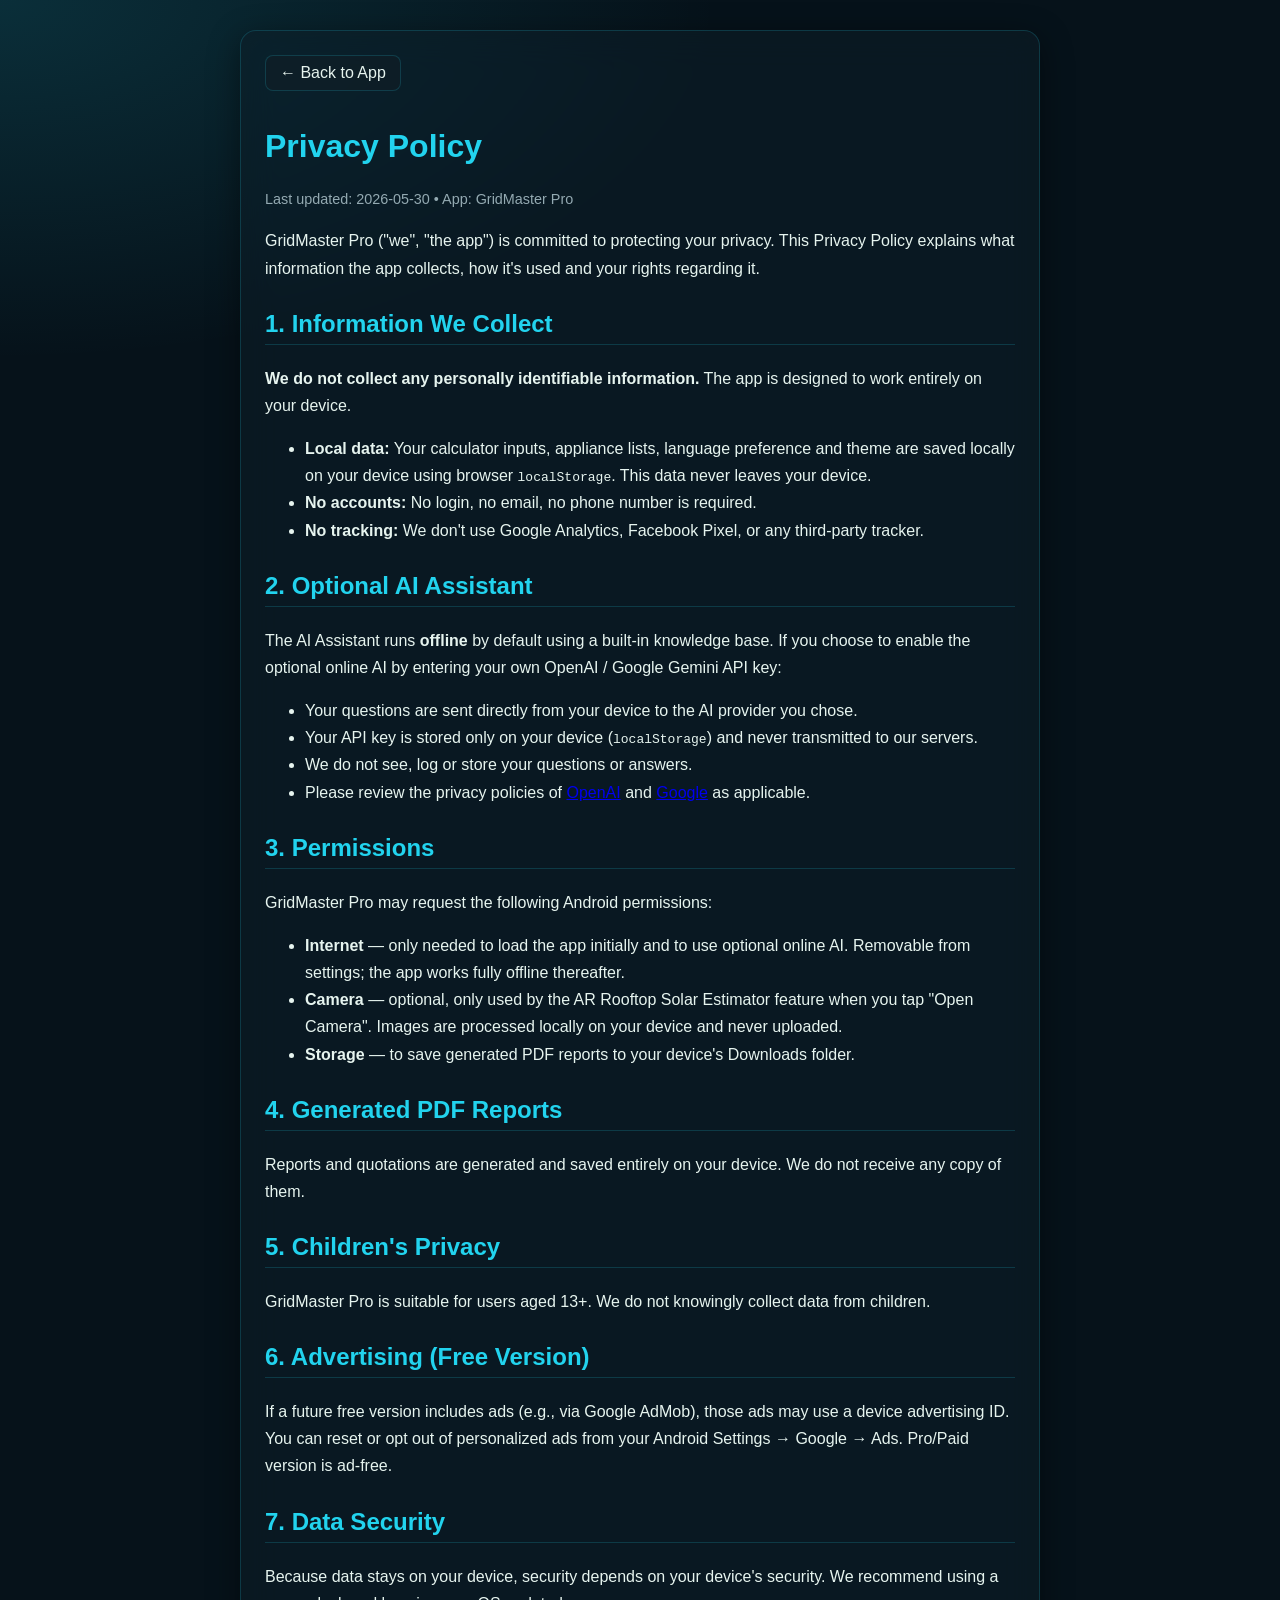
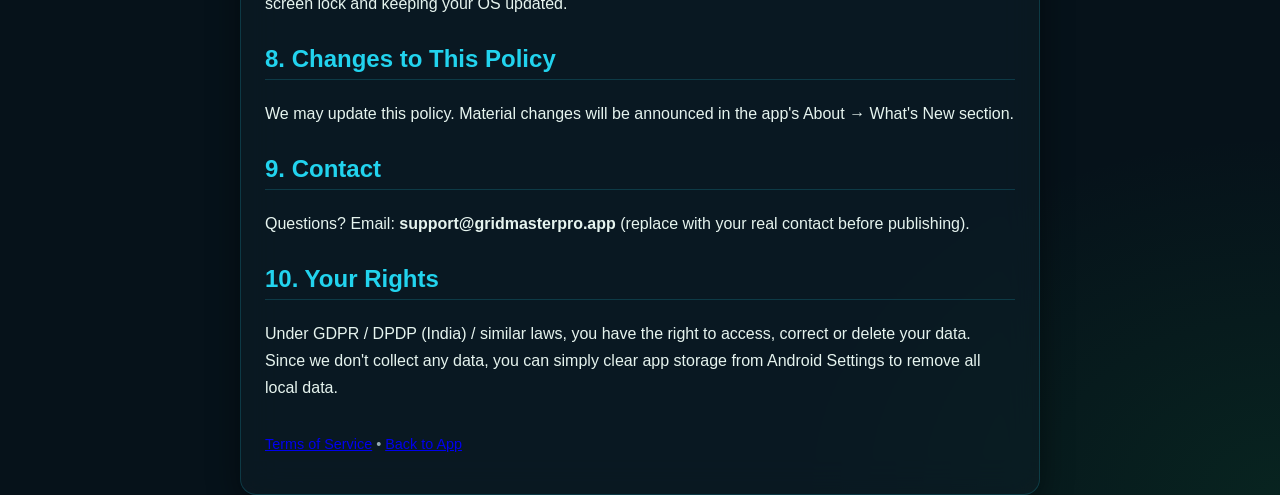
<file: privacy.html>
<!DOCTYPE html>
<html lang="en">
<head>
<meta charset="UTF-8" />
<meta name="viewport" content="width=device-width, initial-scale=1.0" />
<title>Privacy Policy — GridMaster Pro</title>
<link rel="stylesheet" href="styles.css" />
<style>
  body { background: var(--bg-grad); }
  .doc { max-width: 800px; margin: 0 auto; padding: 24px; }
  .doc h1 { color: var(--accent); }
  .doc h2 { margin-top: 28px; color: var(--accent); border-bottom: 1px solid var(--border); padding-bottom: 6px; }
  .doc p, .doc li { line-height: 1.7; color: var(--text); }
  .doc .meta { color: var(--muted); font-size: .9rem; }
  .back { display: inline-block; padding: 8px 14px; background: var(--card); border-radius: 8px; border: 1px solid var(--border); text-decoration: none; color: var(--text); margin-bottom: 16px; }
</style>
</head>
<body data-theme="dark">
<div class="doc glass" style="margin-top:30px; border-radius: 16px;">
  <a href="index.html" class="back">← Back to App</a>
  <h1>Privacy Policy</h1>
  <p class="meta">Last updated: 2026-05-30 • App: GridMaster Pro</p>

  <p>GridMaster Pro ("we", "the app") is committed to protecting your privacy. This Privacy Policy explains what information the app collects, how it's used and your rights regarding it.</p>

  <h2>1. Information We Collect</h2>
  <p><b>We do not collect any personally identifiable information.</b> The app is designed to work entirely on your device.</p>
  <ul>
    <li><b>Local data:</b> Your calculator inputs, appliance lists, language preference and theme are saved locally on your device using browser <code>localStorage</code>. This data never leaves your device.</li>
    <li><b>No accounts:</b> No login, no email, no phone number is required.</li>
    <li><b>No tracking:</b> We don't use Google Analytics, Facebook Pixel, or any third-party tracker.</li>
  </ul>

  <h2>2. Optional AI Assistant</h2>
  <p>The AI Assistant runs <b>offline</b> by default using a built-in knowledge base. If you choose to enable the optional online AI by entering your own OpenAI / Google Gemini API key:</p>
  <ul>
    <li>Your questions are sent directly from your device to the AI provider you chose.</li>
    <li>Your API key is stored only on your device (<code>localStorage</code>) and never transmitted to our servers.</li>
    <li>We do not see, log or store your questions or answers.</li>
    <li>Please review the privacy policies of <a href="https://openai.com/policies/privacy-policy" target="_blank" rel="noopener">OpenAI</a> and <a href="https://policies.google.com/privacy" target="_blank" rel="noopener">Google</a> as applicable.</li>
  </ul>

  <h2>3. Permissions</h2>
  <p>GridMaster Pro may request the following Android permissions:</p>
  <ul>
    <li><b>Internet</b> — only needed to load the app initially and to use optional online AI. Removable from settings; the app works fully offline thereafter.</li>
    <li><b>Camera</b> — optional, only used by the AR Rooftop Solar Estimator feature when you tap "Open Camera". Images are processed locally on your device and never uploaded.</li>
    <li><b>Storage</b> — to save generated PDF reports to your device's Downloads folder.</li>
  </ul>

  <h2>4. Generated PDF Reports</h2>
  <p>Reports and quotations are generated and saved entirely on your device. We do not receive any copy of them.</p>

  <h2>5. Children's Privacy</h2>
  <p>GridMaster Pro is suitable for users aged 13+. We do not knowingly collect data from children.</p>

  <h2>6. Advertising (Free Version)</h2>
  <p>If a future free version includes ads (e.g., via Google AdMob), those ads may use a device advertising ID. You can reset or opt out of personalized ads from your Android Settings → Google → Ads. Pro/Paid version is ad-free.</p>

  <h2>7. Data Security</h2>
  <p>Because data stays on your device, security depends on your device's security. We recommend using a screen lock and keeping your OS updated.</p>

  <h2>8. Changes to This Policy</h2>
  <p>We may update this policy. Material changes will be announced in the app's About → What's New section.</p>

  <h2>9. Contact</h2>
  <p>Questions? Email: <b>support@gridmasterpro.app</b> (replace with your real contact before publishing).</p>

  <h2>10. Your Rights</h2>
  <p>Under GDPR / DPDP (India) / similar laws, you have the right to access, correct or delete your data. Since we don't collect any data, you can simply clear app storage from Android Settings to remove all local data.</p>

  <p style="margin-top:30px;" class="meta">
    <a href="terms.html">Terms of Service</a> • <a href="index.html">Back to App</a>
  </p>
</div>
</body>
</html>
</file>
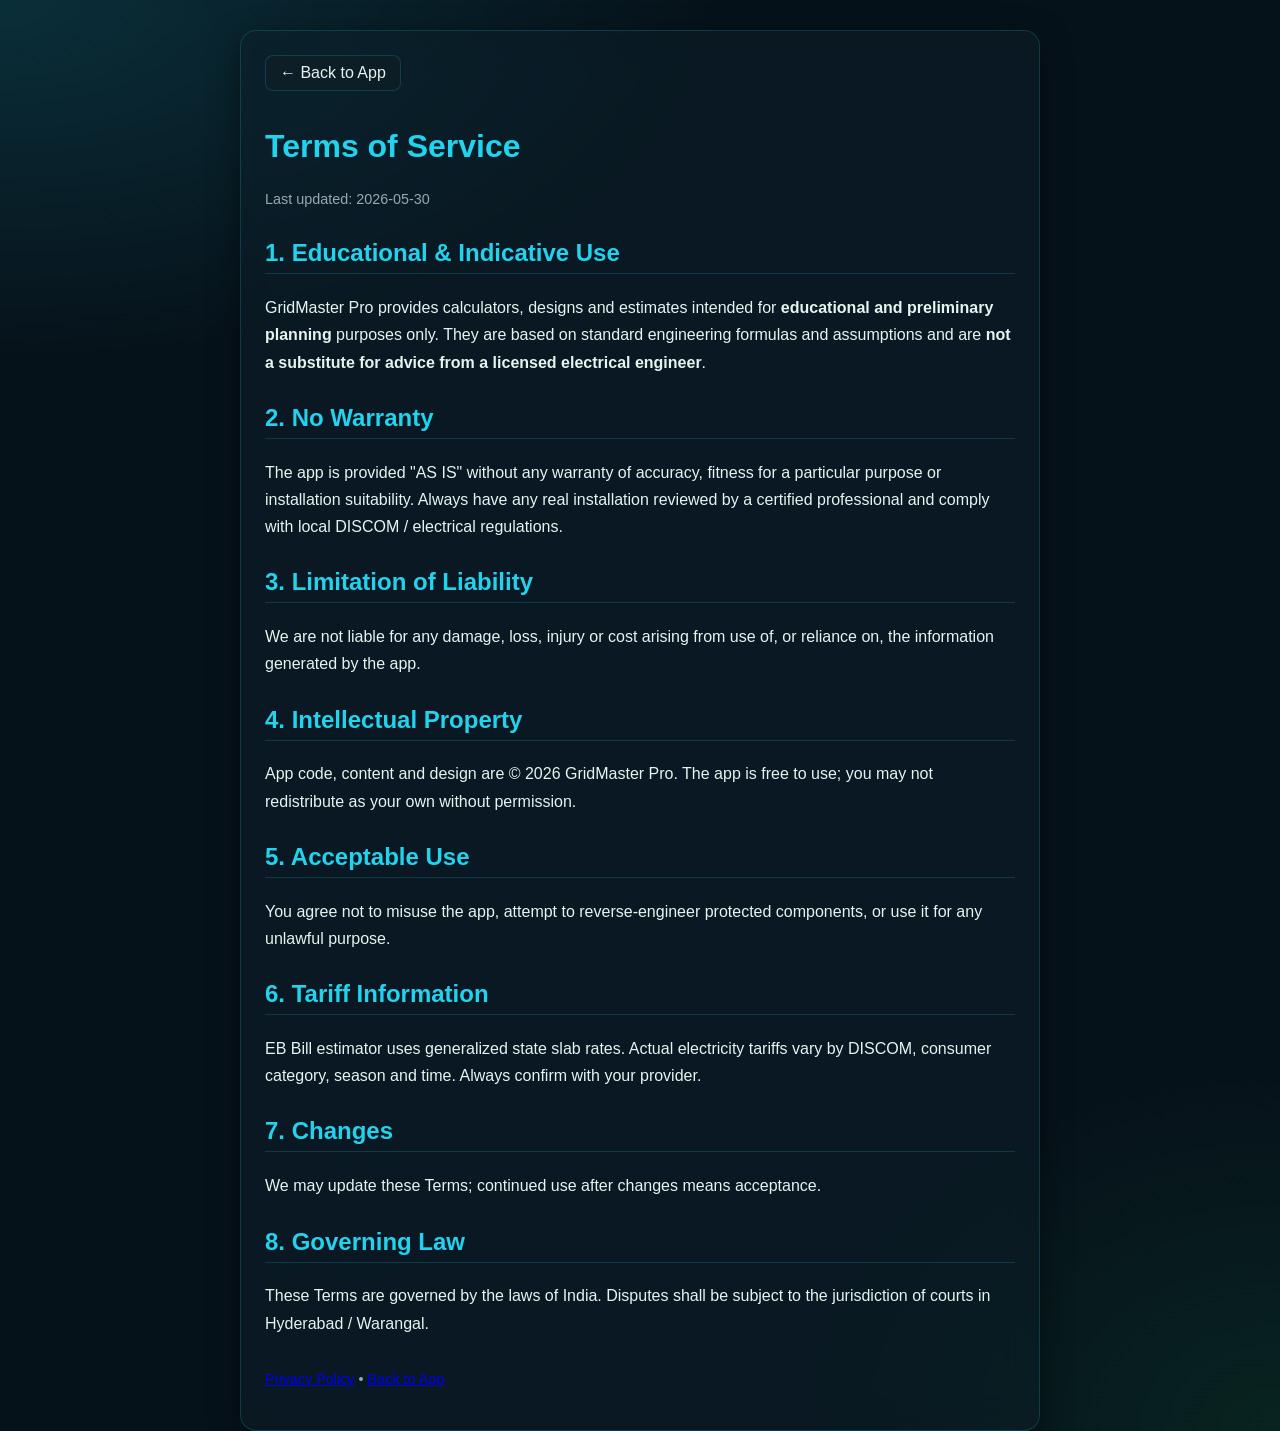
<file: terms.html>
<!DOCTYPE html>
<html lang="en">
<head>
<meta charset="UTF-8" />
<meta name="viewport" content="width=device-width, initial-scale=1.0" />
<title>Terms of Service — GridMaster Pro</title>
<link rel="stylesheet" href="styles.css" />
<style>
  body { background: var(--bg-grad); }
  .doc { max-width: 800px; margin: 0 auto; padding: 24px; }
  .doc h1 { color: var(--accent); }
  .doc h2 { margin-top: 28px; color: var(--accent); border-bottom: 1px solid var(--border); padding-bottom: 6px; }
  .doc p, .doc li { line-height: 1.7; color: var(--text); }
  .doc .meta { color: var(--muted); font-size: .9rem; }
  .back { display: inline-block; padding: 8px 14px; background: var(--card); border-radius: 8px; border: 1px solid var(--border); text-decoration: none; color: var(--text); margin-bottom: 16px; }
</style>
</head>
<body data-theme="dark">
<div class="doc glass" style="margin-top:30px; border-radius:16px;">
  <a href="index.html" class="back">← Back to App</a>
  <h1>Terms of Service</h1>
  <p class="meta">Last updated: 2026-05-30</p>

  <h2>1. Educational & Indicative Use</h2>
  <p>GridMaster Pro provides calculators, designs and estimates intended for <b>educational and preliminary planning</b> purposes only. They are based on standard engineering formulas and assumptions and are <b>not a substitute for advice from a licensed electrical engineer</b>.</p>

  <h2>2. No Warranty</h2>
  <p>The app is provided "AS IS" without any warranty of accuracy, fitness for a particular purpose or installation suitability. Always have any real installation reviewed by a certified professional and comply with local DISCOM / electrical regulations.</p>

  <h2>3. Limitation of Liability</h2>
  <p>We are not liable for any damage, loss, injury or cost arising from use of, or reliance on, the information generated by the app.</p>

  <h2>4. Intellectual Property</h2>
  <p>App code, content and design are © 2026 GridMaster Pro. The app is free to use; you may not redistribute as your own without permission.</p>

  <h2>5. Acceptable Use</h2>
  <p>You agree not to misuse the app, attempt to reverse-engineer protected components, or use it for any unlawful purpose.</p>

  <h2>6. Tariff Information</h2>
  <p>EB Bill estimator uses generalized state slab rates. Actual electricity tariffs vary by DISCOM, consumer category, season and time. Always confirm with your provider.</p>

  <h2>7. Changes</h2>
  <p>We may update these Terms; continued use after changes means acceptance.</p>

  <h2>8. Governing Law</h2>
  <p>These Terms are governed by the laws of India. Disputes shall be subject to the jurisdiction of courts in Hyderabad / Warangal.</p>

  <p style="margin-top:30px;" class="meta">
    <a href="privacy.html">Privacy Policy</a> • <a href="index.html">Back to App</a>
  </p>
</div>
</body>
</html>
</file>
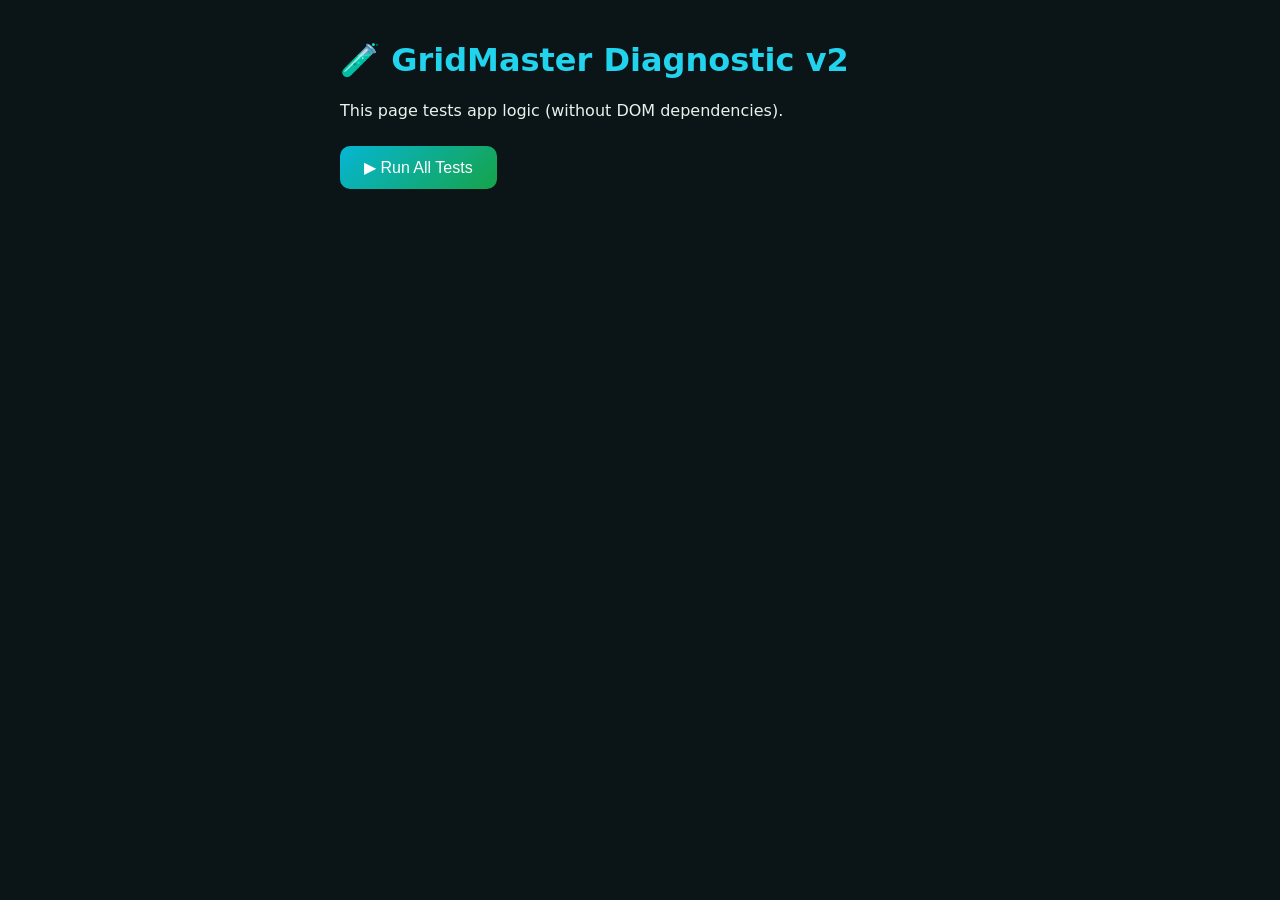
<file: test.html>
<!DOCTYPE html>
<html><head><meta charset="utf-8"><title>GridMaster Test</title>
<style>
body{font-family:system-ui;background:#0b1416;color:#e6f4ef;padding:20px;max-width:600px;margin:auto}
h1{color:#22d3ee}
.test{background:#122024;padding:14px;margin:10px 0;border-radius:10px;border-left:4px solid #16a34a}
.fail{border-left-color:#dc2626}
.pass{color:#16a34a;font-weight:bold}
.fail-txt{color:#dc2626;font-weight:bold}
button{background:linear-gradient(135deg,#06b6d4,#16a34a);color:white;border:none;padding:12px 24px;border-radius:10px;font-size:1rem;cursor:pointer;margin:10px 0}
code{background:#1e293b;padding:2px 6px;border-radius:4px}
.result{margin-top:8px;font-family:monospace;font-size:.85rem;color:#94aab2}
</style></head>
<body>
<h1>🧪 GridMaster Diagnostic v2</h1>
<p>This page tests app logic (without DOM dependencies).</p>
<button onclick="runTests()">▶ Run All Tests</button>
<div id="results"></div>

<!-- Load order: i18n FIRST, then app -->
<script src="i18n.js"></script>
<script>
  // Stub out DOM-dependent calls so app.js's onload doesn't crash on missing #splash
  window.addEventListener('error', function(e){
    document.getElementById('results').innerHTML += '<div class="test fail"><b class="fail-txt">JS Error caught:</b><div class="result">'+e.message+' @ '+e.filename+':'+e.lineno+'</div></div>';
  });
</script>
<script src="app.js"></script>

<script>
function runTests(){
  const r = document.getElementById('results');
  r.innerHTML='';
  const tests = [
    ['JS function calcSolar loaded',()=> typeof calcSolar==='function'],
    ['JS function calcWind loaded',()=> typeof calcWind==='function'],
    ['JS function calcEB loaded',()=> typeof calcEB==='function'],
    ['JS function generateReport loaded',()=> typeof generateReport==='function'],
    ['i18n loaded (t function)',()=> typeof t==='function'],
    ['i18n English works',()=> t('welcome').includes('Welcome')],
    ['i18n Hindi works',()=> { setLang('hi'); const ok=I18N.hi.welcome==='स्वागत है ⚡'; setLang('en'); return ok; }],
    ['Solar formula: 1.6 m² × 1000 W/m² × 18% = 288W',()=> Math.round(1.6*1000*0.18)===288],
    ['Wind formula correct',()=> Math.abs(0.5*1.225*Math.PI*4*1000*0.4*0.9 - 2770.6)<10],
    ['Boost duty Vin=24 Vout=48 → 50%',()=> Math.round((1-24/48)*100)===50],
    ['HP↔kW: 5HP ≈ 3.7285 kW',()=> Math.abs(5*0.7457 - 3.7285)<0.001],
    ['EB Telangana 250 units = ₹1060',()=>{
      // slabs: 100@2.6, 200@4.4, 300@7.2 → 100*2.6 + 100*4.4 + 50*7.2 = 260+440+360 = 1060
      const slabs=[[100,2.6],[200,4.4],[300,7.2],[400,8.5],[800,9],[Infinity,9.5]];
      let rem=250,last=0,total=0;
      for(const[lim,rate]of slabs){if(rem<=0)break;const u=Math.min(rem,lim-last);if(u>0){total+=u*rate;rem-=u;last=lim;}}
      return Math.round(total)===1060;
    }],
    ['Cable size logic (25A, 25m, 3%, 230V) → 4mm²',()=>{
      const Smin=(2*25*0.0175*25)/(0.03*230);
      const sizes=[1.5,2.5,4,6,10,16,25,35,50,70,95,120];
      return (sizes.find(s=>s>=Smin)||150)===4;
    }],
  ];
  let passed=0;
  tests.forEach(([name,fn])=>{
    let ok=false,err='';
    try{ok=fn();}catch(e){err=e.message;}
    if(ok)passed++;
    r.innerHTML+='<div class="test '+(ok?'':'fail')+'">'+
      '<div class="'+(ok?'pass':'fail-txt')+'">'+(ok?'✅ PASS':'❌ FAIL')+'</div>'+
      '<div>'+name+'</div>'+
      (err?'<div class="result">Error: '+err+'</div>':'')+
      '</div>';
  });
  r.innerHTML='<div class="test" style="border-left-color:'+(passed===tests.length?'#16a34a':'#f59e0b')+'"><h2 style="margin:0">'+passed+' / '+tests.length+' passed</h2></div>'+r.innerHTML;
  r.innerHTML+='<div class="test"><b>jsPDF:</b> '+(window.jspdf?'<span class="pass">✅ Loaded</span>':'<span style="color:#f59e0b">⚠ Not loaded (offline mode)</span>')+'</div>';
  r.innerHTML+='<p style="margin-top:20px"><a href="index.html" style="color:#22d3ee;font-size:1.1rem">→ Open the actual app</a></p>';
}
</script>
</body></html>
</file>
<file: styles.css>
/* ====================================================
   GridMaster Pro — Neon / Glassmorphism UI
   ==================================================== */

:root {
  /* Light theme */
  --bg: #eef2f5;
  --bg-grad: radial-gradient(1200px 600px at 0% 0%, #d6f5ec 0%, #eef2f5 60%);
  --card: rgba(255,255,255,0.65);
  --card-solid: #ffffff;
  --text: #0b1a23;
  --muted: #4a5b6a;
  --primary: #0b5d3b;
  --primary-2: #16a34a;
  --accent: #06b6d4;
  --accent-2: #22d3ee;
  --warning: #f59e0b;
  --danger: #dc2626;
  --border: rgba(11,93,59,0.12);
  --shadow: 0 8px 32px rgba(8, 47, 33, 0.10);
  --glow: 0 0 24px rgba(6,182,212,0.35);
}

[data-theme="dark"] {
  --bg: #06121a;
  --bg-grad:
    radial-gradient(1200px 600px at 0% 0%, rgba(34,211,238,.15) 0%, transparent 60%),
    radial-gradient(800px 600px at 100% 100%, rgba(22,163,74,.12) 0%, transparent 60%),
    #06121a;
  --card: rgba(18,30,38,0.55);
  --card-solid: #122028;
  --text: #e6f4ef;
  --muted: #94aab2;
  --primary: #22d3ee;
  --primary-2: #16a34a;
  --accent: #22d3ee;
  --accent-2: #16a34a;
  --border: rgba(34,211,238,0.18);
  --shadow: 0 8px 32px rgba(0,0,0,0.45);
  --glow: 0 0 30px rgba(34,211,238,0.45);
}

* { box-sizing: border-box; -webkit-tap-highlight-color: transparent; }
html, body { margin:0; padding:0; }
body {
  font-family: -apple-system, BlinkMacSystemFont, "Segoe UI", Roboto, "Helvetica Neue", Arial, sans-serif;
  background: var(--bg-grad);
  background-attachment: fixed;
  color: var(--text);
  min-height: 100vh;
  transition: background .3s, color .3s;
}
.hidden { display: none !important; }
.muted { color: var(--muted); font-size: .9rem; }
.center { text-align: center; }

/* ============ Glass ============ */
.glass {
  background: var(--card);
  border: 1px solid var(--border);
  backdrop-filter: blur(18px) saturate(160%);
  -webkit-backdrop-filter: blur(18px) saturate(160%);
  box-shadow: var(--shadow);
}

/* ============ Splash ============ */
.splash {
  position: fixed; inset: 0; z-index: 999;
  display: flex; align-items: center; justify-content: center;
  background: #04111a;
  overflow: hidden;
}
.splash-bg {
  position: absolute; inset: 0;
  background:
    radial-gradient(circle at 20% 30%, rgba(34,211,238,.4), transparent 40%),
    radial-gradient(circle at 80% 70%, rgba(22,163,74,.35), transparent 40%);
  animation: bgMove 6s ease infinite alternate;
}
@keyframes bgMove { from { transform: scale(1); } to { transform: scale(1.15) rotate(2deg); } }

.splash-inner { text-align:center; color:#fff; position: relative; z-index: 1; }
.logo-anim {
  width: 130px; height: 130px;
  animation: pulse 2s ease infinite;
  filter: drop-shadow(0 0 20px rgba(34,211,238,.7));
}
.splash h1 { margin: 1rem 0 .25rem; font-weight: 800; letter-spacing: 1px; }
.splash p { opacity: .8; margin: 0; letter-spacing: 2px; font-size: .8rem; text-transform: uppercase; }
@keyframes pulse { 0%,100% {transform: scale(1);} 50% {transform: scale(1.07);} }

.loader-bar {
  width: 200px; height: 4px; background: rgba(255,255,255,0.1);
  margin: 1.5rem auto 0; border-radius: 4px; overflow: hidden;
}
.loader-bar div {
  width: 30%; height: 100%;
  background: linear-gradient(90deg, #22d3ee, #16a34a);
  animation: loadbar 1.4s ease infinite;
  border-radius: 4px;
}
@keyframes loadbar { 0% {margin-left:-30%;} 100% {margin-left:100%;} }
@keyframes slideIn { from {opacity:0; transform: translateY(10px);} to {opacity:1; transform: translateY(0);} }

/* ============ App layout ============ */
.app { padding-bottom: 86px; max-width: 920px; margin: 0 auto; }

.topbar {
  position: sticky; top:0; z-index: 50;
  display: flex; align-items: center; justify-content: space-between;
  padding: 12px 16px;
  background: var(--card);
  border-bottom: 1px solid var(--border);
  backdrop-filter: blur(20px);
  -webkit-backdrop-filter: blur(20px);
}
.brand { display: flex; align-items: center; gap: 10px; }
.brand-logo { width: 38px; height: 38px; filter: drop-shadow(0 0 8px rgba(34,211,238,.4)); }
.brand h1 { font-size: 1.1rem; margin: 0; display: flex; align-items: center; gap: 6px; }
.brand small { color: var(--muted); font-size: .72rem; }
.pro-badge {
  font-size: .55rem; padding: 2px 6px;
  background: linear-gradient(135deg, var(--accent), var(--primary-2));
  color: #fff; border-radius: 4px; font-weight: 700;
  letter-spacing: 1px;
}

.icon-btn {
  border: none; background: transparent; font-size: 1.3rem;
  cursor: pointer; padding: 6px 10px; border-radius: 10px;
  color: var(--text);
}
.icon-btn:hover { background: rgba(0,0,0,0.05); }
[data-theme="dark"] .icon-btn:hover { background: rgba(255,255,255,0.05); }

main { padding: 16px; }
.view { animation: slideIn .25s ease; }
.view h2 { margin-top: 0; font-size: 1.45rem; }

.section-title {
  display:flex; align-items:center; gap:8px; margin: 22px 0 10px;
  font-size: 1.05rem;
}
.live-dot {
  width: 8px; height: 8px; border-radius: 50%;
  background: #16a34a; box-shadow: 0 0 8px #16a34a;
  animation: blink 1.4s infinite;
}
@keyframes blink { 50% { opacity: .3; } }

/* ============ HERO ============ */
.hero {
  border-radius: 20px; padding: 22px; margin-bottom: 18px;
  display: flex; gap: 16px; align-items: center; justify-content: space-between;
  flex-wrap: wrap;
  background:
    linear-gradient(135deg, rgba(6,182,212,.18), rgba(22,163,74,.18)),
    var(--card);
}
.hero-content h2 { margin: 0 0 6px; font-size: 1.4rem; }
.hero-content p { margin: 0; color: var(--muted); line-height: 1.5; }
.hero-stats {
  display: flex; gap: 18px;
}
.hero-stats div {
  text-align: center; padding: 8px 14px; border-radius: 12px;
  background: rgba(6,182,212,0.08);
  border: 1px solid var(--border);
}
.hero-stats b { display:block; font-size: 1.2rem; color: var(--accent); }
.hero-stats small { color: var(--muted); font-size: .72rem; }

/* ============ DASHBOARD ============ */
.dashboard {
  display: grid; gap: 12px;
  grid-template-columns: repeat(auto-fit, minmax(140px, 1fr));
}
.metric {
  padding: 14px; border-radius: 16px;
  position: relative; overflow: hidden;
}
.metric small { color: var(--muted); font-size: .72rem; text-transform: uppercase; letter-spacing: 1px; }
.metric h3 {
  margin: 6px 0;
  font-size: 1.5rem;
  background: linear-gradient(135deg, var(--accent), var(--primary-2));
  -webkit-background-clip: text; background-clip: text;
  color: transparent;
}
.big-metric { grid-column: span 2; }
.spark {
  height: 30px; background: linear-gradient(90deg, transparent, rgba(34,211,238,.15), transparent);
  border-radius: 6px; position: relative; overflow: hidden;
}
.spark::after {
  content:''; position:absolute; top:50%; left:0; right:0;
  height: 2px; background: linear-gradient(90deg, transparent, var(--accent), transparent);
  animation: sweep 2s linear infinite;
}
@keyframes sweep { 0% {transform:translateX(-100%);} 100% {transform:translateX(100%);} }
.bar { width: 100%; height: 8px; background: var(--border); border-radius: 4px; overflow: hidden; margin-top: 4px; }
.bar div { height: 100%; background: linear-gradient(90deg, var(--accent), var(--primary-2)); transition: width .6s; }

/* ============ ENERGY FLOW ============ */
.energy-flow {
  display: flex; align-items: center; justify-content: space-between;
  padding: 18px 12px; border-radius: 16px; margin-bottom: 16px;
  gap: 4px;
}
.flow-source, .flow-bus, .flow-load {
  display:flex; flex-direction:column; align-items:center;
  font-size: 1.6rem; padding: 8px;
}
.flow-source small, .flow-bus small, .flow-load small { font-size: .7rem; color: var(--muted); margin-top: 2px; }
.flow-bus { font-size: 2rem; filter: drop-shadow(0 0 10px var(--accent)); }
.flow-line {
  flex: 1; height: 2px;
  background: linear-gradient(90deg, var(--accent), var(--primary-2));
  position: relative; opacity: .5;
}
.dot {
  position:absolute; top: -3px; width: 8px; height: 8px; border-radius: 50%;
  background: var(--accent); box-shadow: 0 0 8px var(--accent);
  animation: flow 2s linear infinite;
}
.dot.delay1 { animation-delay: .5s; }
.dot.delay2 { animation-delay: 1s; }
.dot.delay3 { animation-delay: 1.5s; }
@keyframes flow { 0% { left: 0; opacity: 0;} 20% {opacity:1;} 80% {opacity:1;} 100% {left: 100%; opacity: 0;} }

/* ============ Cards Grid ============ */
.grid {
  display: grid; gap: 12px;
  grid-template-columns: repeat(auto-fill, minmax(150px, 1fr));
}
.card {
  border-radius: 16px; padding: 16px;
  cursor: pointer; text-align: left;
  transition: transform .15s, box-shadow .15s;
  color: var(--text); font: inherit;
}
.card:hover { transform: translateY(-3px); box-shadow: 0 14px 30px rgba(6,182,212,.2); }
.card-icon { font-size: 1.8rem; margin-bottom: 6px; }
.card h3 { margin: 4px 0; font-size: 1rem; }
.card p { margin: 0; color: var(--muted); font-size: .8rem; line-height: 1.35; }

/* ============ CALCULATORS ============ */
.calc-panel {
  border-radius: 16px; padding: 18px;
  animation: slideIn .2s ease;
}
.calc-panel h3 { margin: 0 0 4px; }
.calc-panel h4 { margin: 14px 0 6px; color: var(--accent); }
.row { display: grid; grid-template-columns: 1fr 1fr; gap: 10px; }
@media (max-width: 480px) { .row { grid-template-columns: 1fr; } }

label {
  display: block; margin: 10px 0 4px; font-size: .82rem; color: var(--muted);
}
input, select {
  width: 100%; padding: 11px; font-size: .95rem;
  border: 1px solid var(--border); border-radius: 10px;
  background: var(--bg); color: var(--text);
  transition: border .15s, box-shadow .15s;
}
input:focus, select:focus {
  outline: none; border-color: var(--accent);
  box-shadow: 0 0 0 3px rgba(6,182,212,.2);
}
button.primary {
  margin-top: 16px; width: 100%; padding: 13px;
  background: linear-gradient(135deg, var(--accent), var(--primary-2));
  color: #fff; font-weight: 700; border: none; border-radius: 12px;
  cursor: pointer; font-size: 1rem;
  transition: transform .15s, box-shadow .15s;
  box-shadow: 0 4px 20px rgba(6,182,212,.3);
  letter-spacing: .3px;
}
button.primary:hover { transform: translateY(-1px); box-shadow: 0 6px 24px rgba(6,182,212,.45); }
button.secondary {
  margin-top: 10px; padding: 10px 14px;
  background: var(--card-solid); color: var(--text);
  border: 1px solid var(--border); border-radius: 10px;
  cursor: pointer; font: inherit; font-size: .9rem;
}
button.secondary:hover { border-color: var(--accent); }

.result {
  margin-top: 14px; padding: 14px; border-radius: 12px;
  background: linear-gradient(135deg, rgba(6,182,212,.12), rgba(22,163,74,.12));
  border: 1px dashed var(--accent);
  font-size: .92rem; line-height: 1.65;
  display: none;
}
.result.show { display: block; animation: slideIn .25s ease; }
.result b { color: var(--accent); }
.result .big {
  font-size: 1.7rem; font-weight: 800; display: block; margin-bottom: 4px;
  background: linear-gradient(135deg, var(--accent), var(--primary-2));
  -webkit-background-clip: text; background-clip: text; color: transparent;
}
.result .row-info { display:flex; justify-content:space-between; padding: 4px 0; border-bottom: 1px dashed var(--border); }
.result .row-info:last-child { border-bottom: none; }

.chart-canvas {
  width: 100%; max-width: 100%; height: auto;
  background: var(--card-solid); border-radius: 12px;
  border: 1px solid var(--border);
}

/* ============ Calc Grid ============ */
.search {
  width: 100%; padding: 12px 16px; margin-bottom: 14px;
  border-radius: 12px; border: 1px solid var(--border);
  background: var(--card); color: var(--text); font-size: .95rem;
}
.calc-grid {
  display: grid; gap: 10px;
  grid-template-columns: repeat(auto-fill, minmax(140px, 1fr));
}
.calc-tile {
  padding: 14px 10px; border-radius: 14px;
  cursor: pointer; text-align: center;
  transition: transform .15s, box-shadow .15s;
  font: inherit; color: var(--text); border: 1px solid var(--border);
  background: var(--card); backdrop-filter: blur(14px);
}
.calc-tile:hover { transform: translateY(-2px); box-shadow: 0 8px 20px rgba(6,182,212,.2); border-color: var(--accent); }
.calc-tile .ico { font-size: 1.4rem; margin-bottom: 4px; display: block; }
.calc-tile .name { font-size: .8rem; line-height: 1.2; }

/* Modal */
.modal {
  position: fixed; inset: 0; z-index: 200;
  background: rgba(0,0,0,.55);
  display: flex; align-items: flex-end; justify-content: center;
  padding: 0;
  animation: fadeIn .2s ease;
}
@media (min-width: 600px) { .modal { align-items: center; padding: 20px; } }
@keyframes fadeIn { from {opacity:0;} to {opacity:1;} }
.modal-card {
  background: var(--card-solid);
  width: 100%; max-width: 520px; max-height: 90vh; overflow-y: auto;
  border-radius: 18px 18px 0 0;
  padding: 18px; animation: slideUp .25s ease;
}
@media (min-width: 600px) { .modal-card { border-radius: 18px; } }
@keyframes slideUp { from {transform:translateY(40px); opacity:0;} to {transform:translateY(0); opacity:1;} }
.modal-head {
  display:flex; justify-content:space-between; align-items:center;
  margin-bottom: 6px;
}
.modal-head h3 { margin: 0; }

/* ============ Wind Turbine ============ */
.turbine-anim {
  border-radius: 16px; padding: 18px;
  margin-bottom: 14px; display: flex; flex-direction:column; align-items:center;
}
.turbine {
  position: relative; width: 120px; height: 160px;
}
.tower {
  position: absolute; bottom: 0; left: 50%; transform: translateX(-50%);
  width: 8px; height: 110px;
  background: linear-gradient(to bottom, #94a3b8, #475569);
  border-radius: 4px;
}
.hub {
  position: absolute; top: 30px; left: 50%; transform: translateX(-50%);
  width: 20px; height: 20px; border-radius: 50%;
  background: linear-gradient(135deg, var(--accent), var(--primary-2));
  box-shadow: 0 0 12px var(--accent);
  animation: rotate 2s linear infinite;
  transform-origin: center;
}
.blade {
  position: absolute; top: 50%; left: 50%;
  width: 50px; height: 6px;
  background: linear-gradient(90deg, var(--accent), transparent);
  border-radius: 3px;
  transform-origin: 0 50%;
}
.b1 { transform: rotate(0deg); }
.b2 { transform: rotate(120deg); }
.b3 { transform: rotate(240deg); }
@keyframes rotate { from { transform: translateX(-50%) rotate(0); } to { transform: translateX(-50%) rotate(360deg); } }

/* ============ EB / Appliance ============ */
.appliance-row {
  display: grid; grid-template-columns: 2fr 1fr 1fr 1fr auto;
  gap: 6px; margin-bottom: 6px; align-items: center;
}
.appliance-row input { padding: 8px; font-size: .85rem; }
.appliance-row button {
  background: var(--danger); color: #fff; border: none;
  border-radius: 8px; padding: 6px 10px; cursor: pointer;
}
@media (max-width: 480px) { .appliance-row { grid-template-columns: 1fr 1fr; } }

/* ============ AI Chat ============ */
.ai-info { padding: 14px; border-radius: 14px; margin-bottom: 12px; font-size: .9rem; }
.chat {
  min-height: 320px; max-height: 50vh; overflow-y: auto;
  padding: 14px; border-radius: 14px;
  display: flex; flex-direction: column; gap: 10px;
}
.msg {
  max-width: 80%; padding: 10px 14px; border-radius: 14px; line-height: 1.5;
  font-size: .92rem; animation: slideIn .25s ease;
}
.msg.user {
  align-self: flex-end;
  background: linear-gradient(135deg, var(--accent), var(--primary-2));
  color: #fff; border-bottom-right-radius: 4px;
}
.msg.bot {
  align-self: flex-start;
  background: var(--bg);
  border: 1px solid var(--border);
  border-bottom-left-radius: 4px;
}
.chat-input {
  display: flex; gap: 8px; margin-top: 10px;
}
.chat-input input { flex: 1; }
.chat-input button.primary { margin-top: 0; width: auto; padding: 11px 18px; }
.chip-row {
  display: flex; gap: 6px; margin-top: 10px; flex-wrap: wrap;
}
.chip {
  background: var(--card); border: 1px solid var(--border);
  border-radius: 999px; padding: 6px 12px; font-size: .8rem;
  cursor: pointer; color: var(--text);
}
.chip:hover { border-color: var(--accent); }

/* ============ Learn ============ */
.accordion { display: flex; flex-direction: column; gap: 10px; }
.acc-item {
  border-radius: 12px; overflow: hidden;
  background: var(--card); border: 1px solid var(--border);
}
.acc-head {
  padding: 14px 16px; cursor: pointer; font-weight: 600;
  display: flex; justify-content: space-between; align-items: center;
}
.acc-head::after { content: "▾"; transition: transform .25s; color: var(--accent); }
.acc-item.open .acc-head::after { transform: rotate(180deg); }
.acc-body {
  max-height: 0; overflow: hidden; transition: max-height .35s, padding .25s;
  padding: 0 16px; color: var(--muted); line-height: 1.65; font-size: .92rem;
}
.acc-item.open .acc-body { max-height: 800px; padding: 0 16px 14px; }

/* ============ Present ============ */
.slider-wrap { border-radius: 16px; padding: 20px; }
.slide {
  min-height: 320px; padding: 22px;
  display: flex; flex-direction: column; justify-content: center;
  background: linear-gradient(135deg, var(--accent), var(--primary-2));
  color: #fff; border-radius: 14px; animation: slideIn .25s;
  box-shadow: 0 10px 30px rgba(6,182,212,.3);
}
.slide h2 { margin: 0 0 10px; font-size: 1.5rem; }
.slide p { margin: 0; line-height: 1.65; font-size: 1rem; opacity: .95; }
.slide ul { padding-left: 1.2rem; line-height: 1.7; }
.slide-ctrl {
  display: flex; justify-content: space-between; align-items: center; margin-top: 14px; gap: 10px;
}
.slide-ctrl button {
  flex: 1; padding: 10px 14px; border-radius: 10px;
  border: 1px solid var(--border); background: var(--card); color: var(--text);
  cursor: pointer; font-weight: 600;
}
.slide-ctrl span { color: var(--muted); font-size: .9rem; min-width: 60px; text-align: center; }

/* ============ Quiz ============ */
.q-card { padding: 18px; border-radius: 14px; margin-bottom: 14px; background: var(--card); border: 1px solid var(--border); }
.q-card h3 { margin-top: 0; }
.q-opt {
  display: block; padding: 12px 14px; margin: 8px 0;
  border: 1px solid var(--border); border-radius: 10px;
  cursor: pointer; transition: all .15s; background: var(--bg);
}
.q-opt:hover { border-color: var(--accent); }
.q-opt.correct { background: rgba(22,163,74,.15); border-color: var(--primary-2); color: var(--primary-2); font-weight: 600; }
.q-opt.wrong { background: rgba(220,38,38,.12); border-color: var(--danger); color: var(--danger); }
.q-progress { height: 8px; background: var(--border); border-radius: 6px; overflow: hidden; margin-bottom: 14px; }
.q-progress div { height: 100%; background: linear-gradient(90deg, var(--accent), var(--primary-2)); transition: width .3s; }
.q-final { text-align: center; padding: 30px; border-radius: 16px; background: var(--card); border: 1px solid var(--border); }
.q-final h3 { font-size: 2.5rem; margin: 8px 0; color: var(--accent); }

/* ============ About ============ */
.about-card { padding: 22px; border-radius: 16px; line-height: 1.7; }
.about-card h4 { margin: 18px 0 6px; color: var(--accent); }
.about-card a { color: var(--accent); }
.about-card code { background: rgba(6,182,212,.15); padding: 2px 6px; border-radius: 4px; font-size: .85rem; }

/* ============ Bottom Nav ============ */
.bottom-nav {
  position: fixed; bottom: 0; left: 0; right: 0;
  display: flex; justify-content: space-around; padding: 8px 4px 10px;
  z-index: 80;
  border-top: 1px solid var(--border);
  border-radius: 0;
  max-width: 920px; margin: 0 auto;
}
.nav-btn {
  flex: 1; background: none; border: none;
  display: flex; flex-direction: column; align-items: center; gap: 2px;
  padding: 6px 4px; cursor: pointer; color: var(--muted);
  border-radius: 10px; font: inherit;
  transition: all .15s;
}
.nav-btn span { font-size: 1.3rem; }
.nav-btn small { font-size: .68rem; }
.nav-btn.active {
  color: var(--accent);
  text-shadow: 0 0 12px rgba(6,182,212,.5);
}
.nav-btn.active span { transform: translateY(-2px); }

/* ============ AR Rooftop ============ */
.ar-preview {
  position: relative;
  width: 100%; aspect-ratio: 4/3;
  border-radius: 14px; overflow: hidden;
  background: #0a1820;
  border: 1px solid var(--border);
  margin-bottom: 12px;
}
.ar-preview video, .ar-preview canvas {
  position: absolute; inset: 0; width: 100%; height: 100%;
  object-fit: cover;
}
.ar-preview canvas { pointer-events: none; }
.ar-placeholder {
  position: absolute; inset: 0;
  display: flex; flex-direction: column; align-items: center; justify-content: center;
  color: var(--muted); text-align: center; padding: 20px;
  background: linear-gradient(135deg, rgba(6,182,212,.08), rgba(22,163,74,.08));
}
.ar-placeholder.hidden { display: none; }

/* ============ Language ============ */
.lang-list { display: flex; flex-direction: column; gap: 8px; padding-top: 10px; }
.lang-btn {
  padding: 12px 16px; border-radius: 10px;
  background: var(--bg); color: var(--text); border: 1px solid var(--border);
  font-size: 1rem; cursor: pointer; text-align: left;
  transition: border .15s, background .15s;
}
.lang-btn:hover { border-color: var(--accent); }
.lang-btn.active { background: linear-gradient(135deg, var(--accent), var(--primary-2)); color: #fff; border-color: transparent; }

/* ============ AI Settings ============ */
.ai-settings { padding: 14px; border-radius: 14px; margin-bottom: 12px; }
.ai-settings summary {
  cursor: pointer; font-weight: 600; color: var(--accent);
  list-style: none; user-select: none;
}
.ai-settings summary::-webkit-details-marker { display: none; }
.ai-settings summary::before { content: "▸ "; transition: transform .2s; display: inline-block; }
.ai-settings[open] summary::before { content: "▾ "; }
.settings-body { padding-top: 12px; }
.settings-body button.primary { margin-top: 12px; }

/* tweak top-actions */
.top-actions { display: flex; gap: 4px; align-items: center; }
#langBtn { font-size: .85rem; padding: 6px 10px; display: flex; align-items: center; gap: 4px; }
@media (max-width: 480px) {
  #langCurrent { display: none; }
}
</file>
